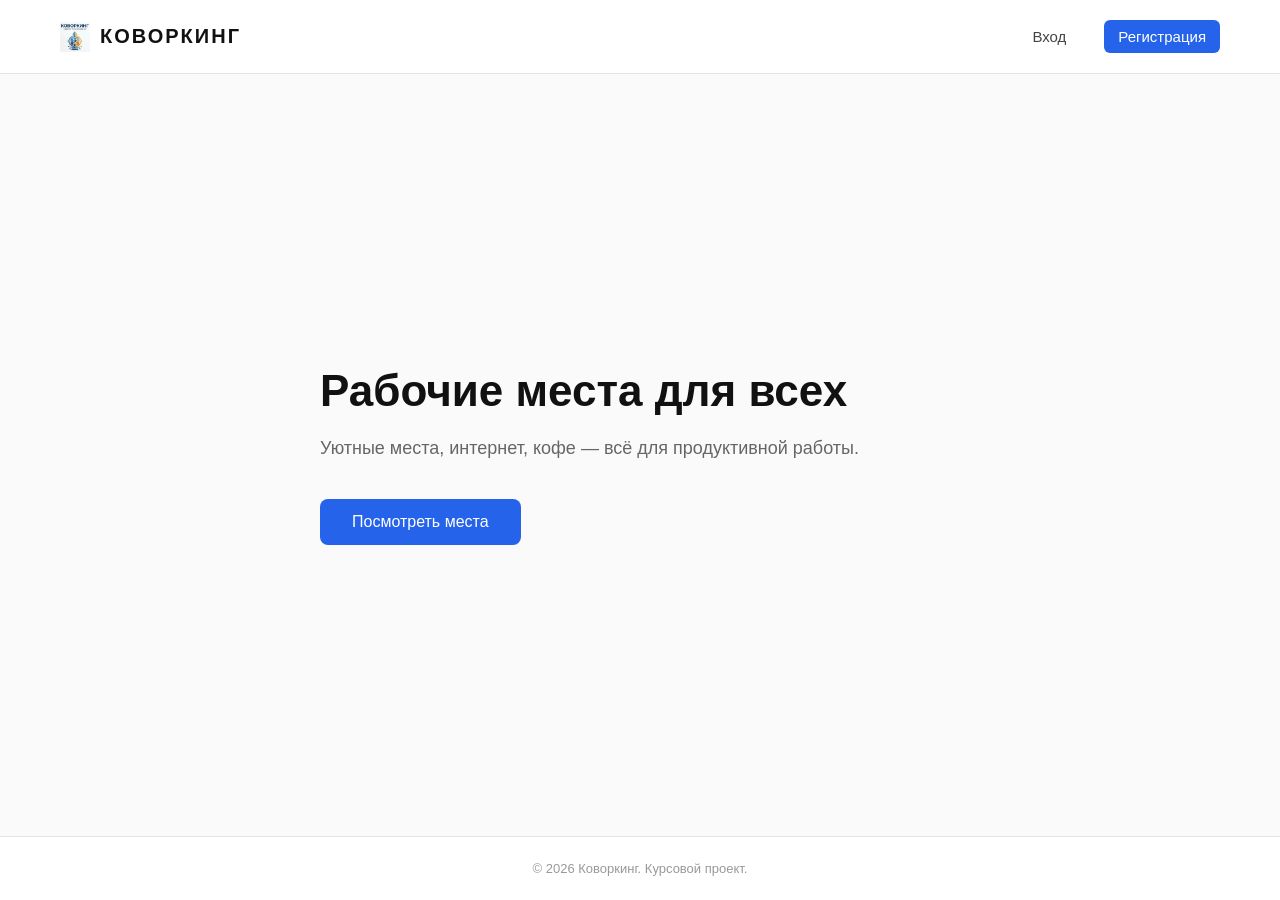
<file: templates/index.html>
<!DOCTYPE html>
<html lang="ru">
<head>
    <meta charset="UTF-8">
    <title>Коворкинг — Главная</title>
    <link rel="stylesheet" href="/static/css/style.css">
</head>
<body>
    <header>
        <div class="logo">
            <img src="/static/images/logo.jpg" alt="Логотип" width="30" height="30">
            КОВОРКИНГ
        </div>
        <nav>
            <a href="/login">Вход</a>
            <a href="/register" class="primary">Регистрация</a>
        </nav>
    </header>
    <main>
        <div class="hero">
            <h1>Рабочие места для всех</h1>
            <p>Уютные места, интернет, кофе — всё для продуктивной работы.</p>
            <a href="/workspaces" class="button">Посмотреть места</a>
        </div>
    </main>
    <footer>© 2026 Коворкинг. Курсовой проект.</footer>
</body>
</html>
</file>
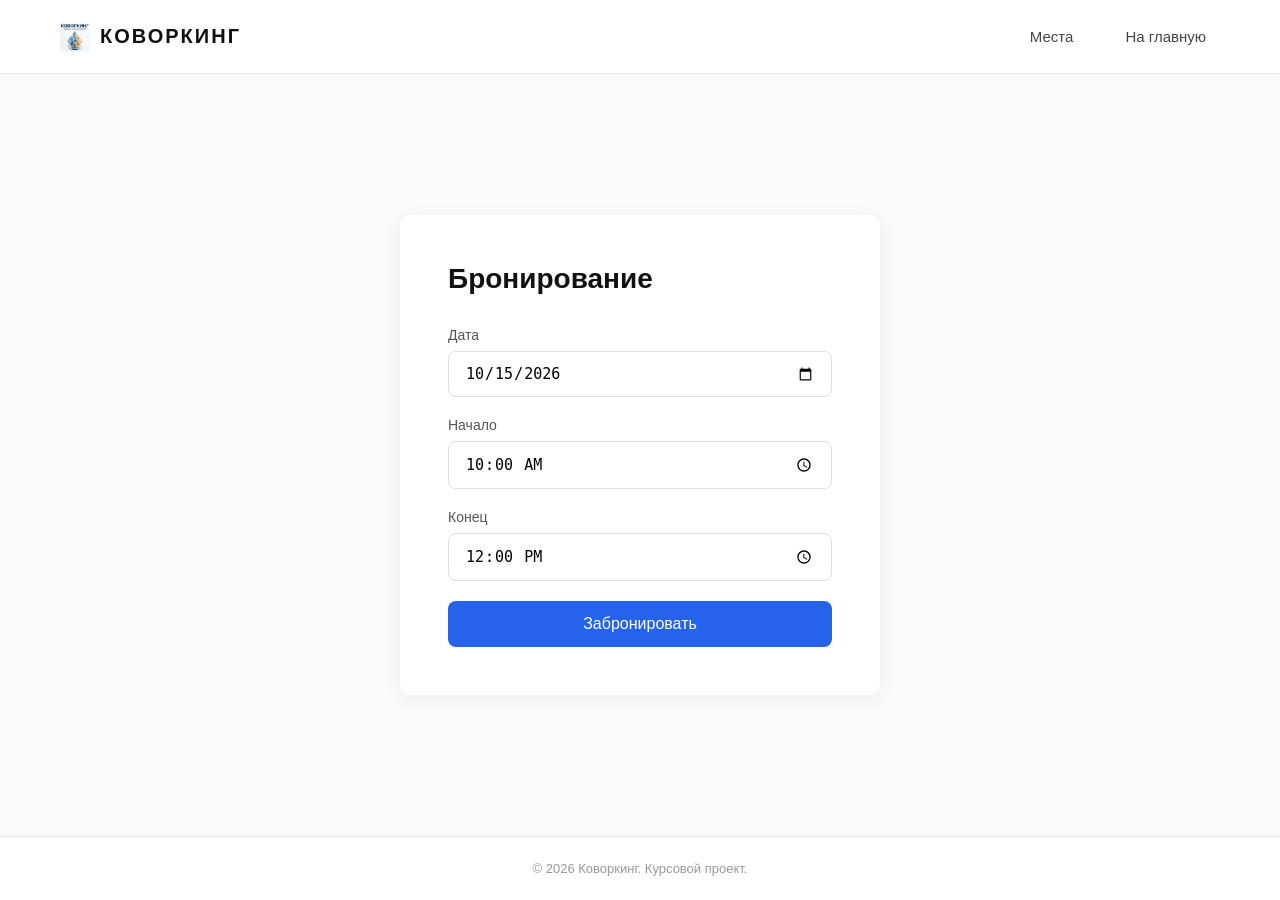
<file: templates/booking_new.html>
<!DOCTYPE html>
<html lang="ru">
<head>
    <meta charset="UTF-8">
    <title>Коворкинг — Бронирование</title>
    <link rel="stylesheet" href="/static/css/style.css">
</head>
<body>
    <header>
        <div class="logo">
            <img src="/static/images/logo.jpg" alt="Логотип" width="30" height="30">
            КОВОРКИНГ
        </div>
        <nav>
            <a href="/workspaces">Места</a>
            <a href="/">На главную</a>
        </nav>
    </header>
    <main>
        <div class="form-card">
            <h1>Бронирование</h1>
            <form method="POST" action="/bookings/new">
                <input type="hidden" name="place_id" value="{{place_id}}">
                <div class="form-group">
                    <label>Дата</label>
                    <input type="date" name="date" required value="2026-10-15">
                </div>
                <div class="form-group">
                    <label>Начало</label>
                    <input type="time" name="start" required value="10:00">
                </div>
                <div class="form-group">
                    <label>Конец</label>
                    <input type="time" name="end" required value="12:00">
                </div>
                <button type="submit" class="btn-submit">Забронировать</button>
            </form>
        </div>
    </main>
    <footer>© 2026 Коворкинг. Курсовой проект.</footer>
</body>
</html>
</file>
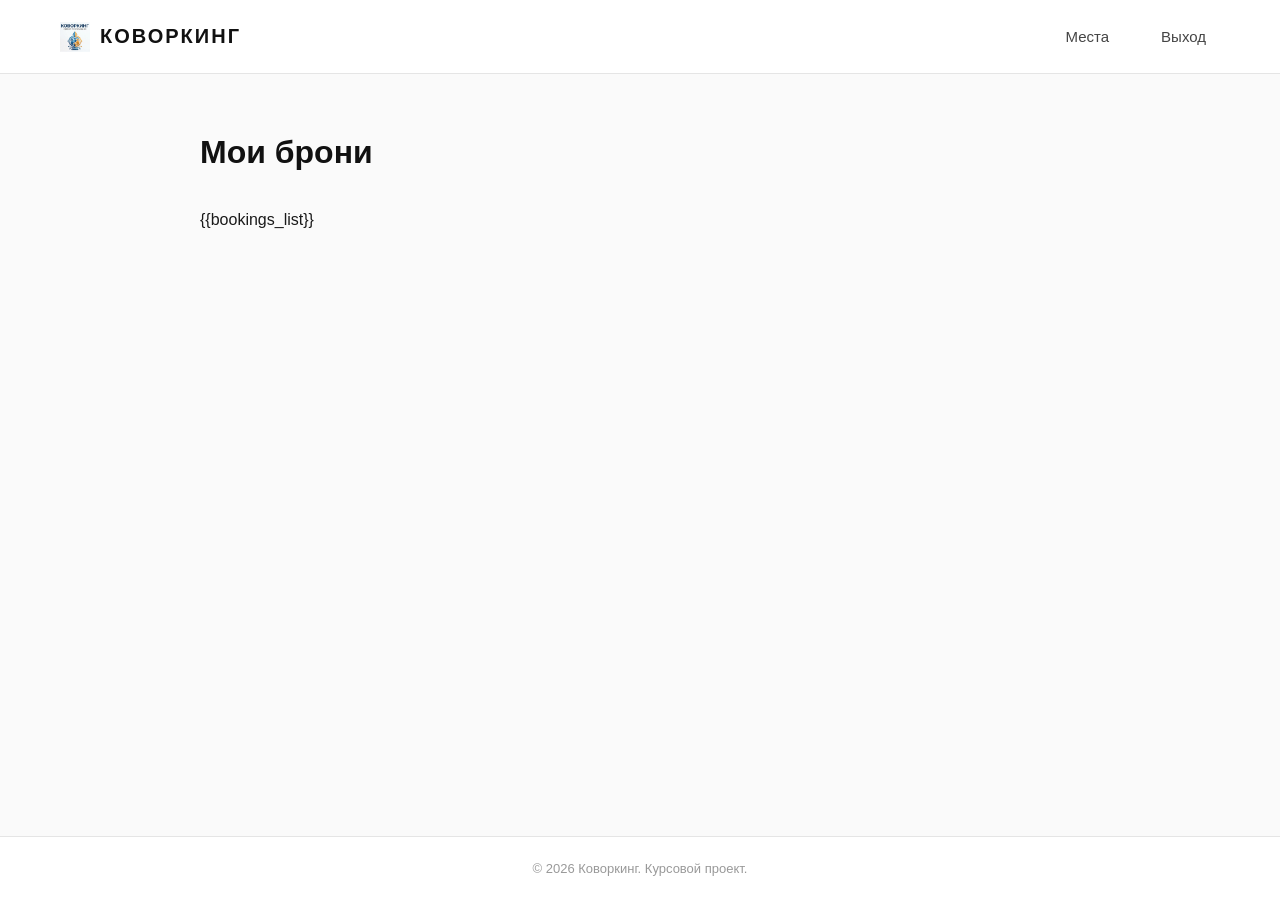
<file: templates/bookings.html>
<!DOCTYPE html>
<html lang="ru">
<head>
    <meta charset="UTF-8">
    <title>Коворкинг — Мои брони</title>
    <link rel="stylesheet" href="/static/css/style.css">
</head>
<body>
    <header>
        <div class="logo">
            <img src="/static/images/logo.jpg" alt="Логотип" width="30" height="30">
            КОВОРКИНГ
        </div>
        <nav>
            <a href="/workspaces">Места</a>
            <a href="/logout">Выход</a>
        </nav>
    </header>
    <main class="list-page">
        <h1>Мои брони</h1>
        <div class="list" id="bookingList">
            <!-- Сюда контроллер вставит сгенерированный список броней -->
            {{bookings_list}}
        </div>
    </main>
    <footer>© 2026 Коворкинг. Курсовой проект.</footer>

    <script>
        async function cancelBooking(bookingId) {
            if (!confirm('Вы уверены, что хотите отменить эту бронь?')) return;
            try {
                const response = await fetch(`/bookings/${bookingId}`, { method: 'DELETE' });
                if (response.ok) {
                    const item = document.querySelector(`.item[data-id="${bookingId}"]`);
                    if (item) item.remove();
                } else {
                    alert('Не удалось отменить бронь.');
                }
            } catch (error) {
                alert('Ошибка сервера.');
            }
        }
    </script>
</body>
</html>
</file>
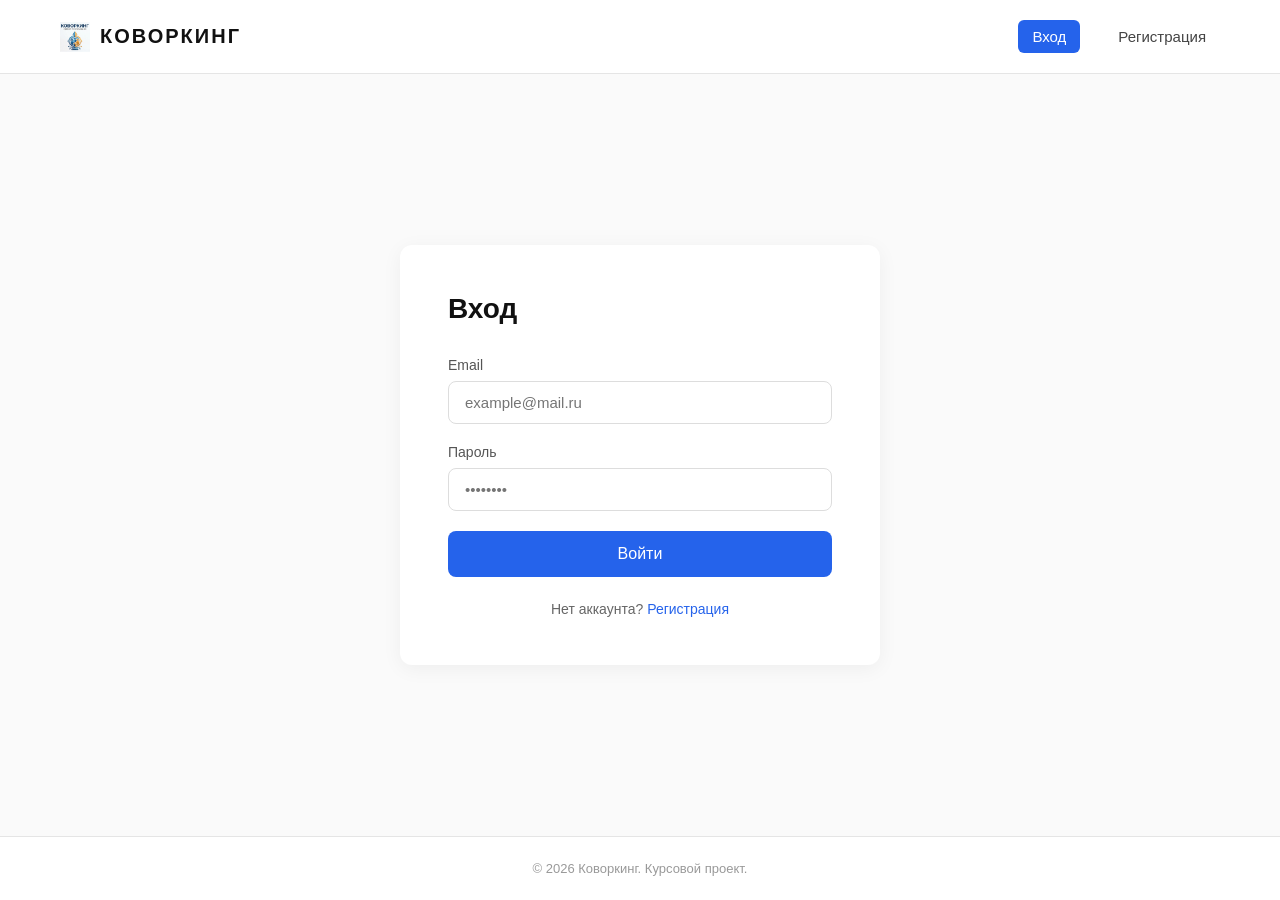
<file: templates/login.html>
<!DOCTYPE html>
<html lang="ru">
<head>
    <meta charset="UTF-8">
    <title>Коворкинг — Вход</title>
    <link rel="stylesheet" href="/static/css/style.css">
</head>
<body>
    <header>
        <div class="logo">
            <img src="/static/images/logo.jpg" alt="Логотип" width="30" height="30">
            КОВОРКИНГ
        </div>
        <nav>
            <a href="/login" class="primary">Вход</a>
            <a href="/register">Регистрация</a>
        </nav>
    </header>
    <main>
        <div class="form-card">
            <h1>Вход</h1>
            <form method="POST" action="/login">
                <div class="form-group">
                    <label>Email</label>
                    <input type="email" name="email" required placeholder="example@mail.ru">
                </div>
                <div class="form-group">
                    <label>Пароль</label>
                    <input type="password" name="password" required placeholder="••••••••">
                </div>
                <button type="submit" class="btn-submit">Войти</button>
            </form>
            <div class="form-footer">
                Нет аккаунта? <a href="/register">Регистрация</a>
            </div>
        </div>
    </main>
    <footer>© 2026 Коворкинг. Курсовой проект.</footer>
</body>
</html>
</file>
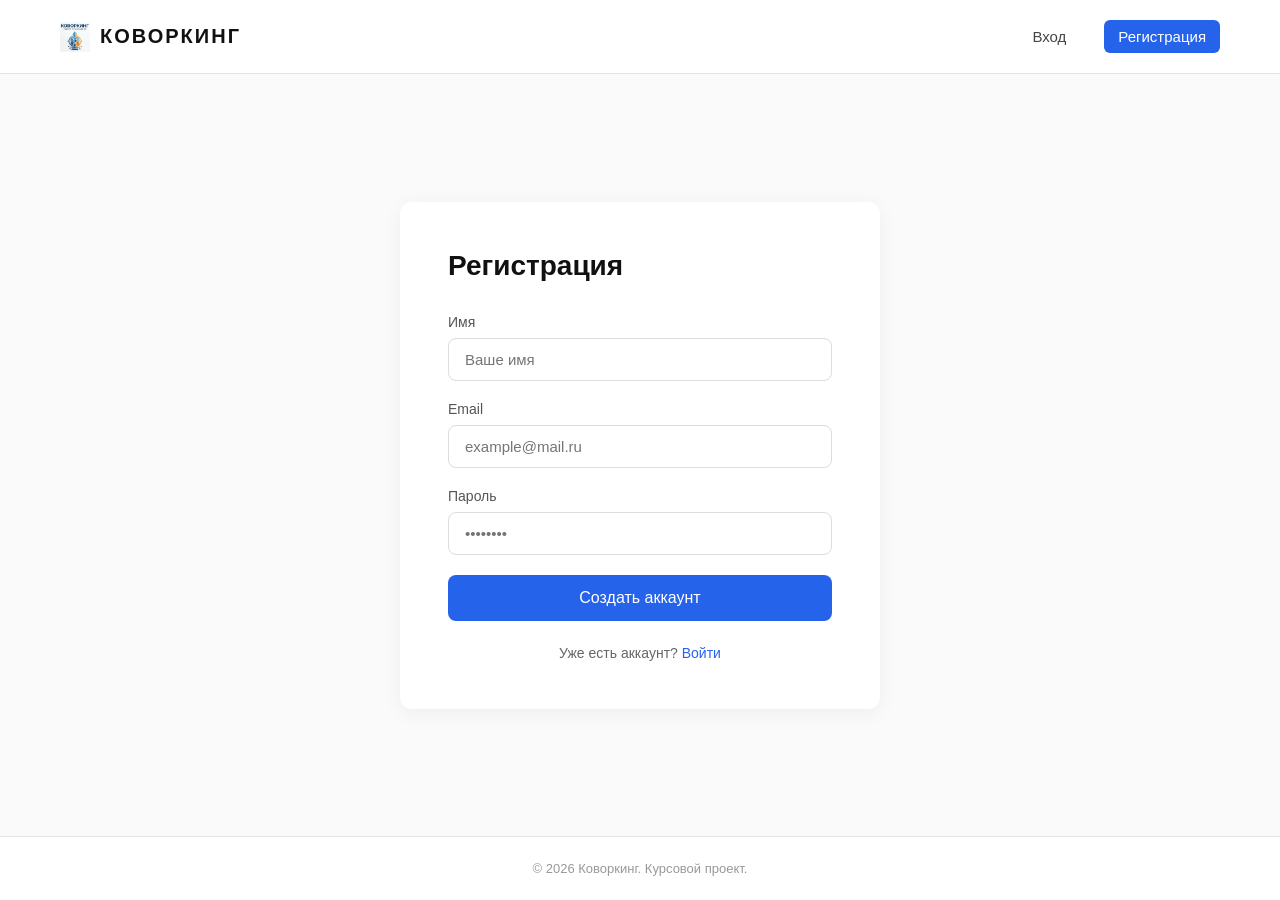
<file: templates/register.html>
<!DOCTYPE html>
<html lang="ru">
<head>
    <meta charset="UTF-8">
    <title>Коворкинг — Регистрация</title>
    <link rel="stylesheet" href="/static/css/style.css">
</head>
<body>
    <header>
        <div class="logo">
            <img src="/static/images/logo.jpg" alt="Логотип" width="30" height="30">
            КОВОРКИНГ
        </div>
        <nav>
            <a href="/login">Вход</a>
            <a href="/register" class="primary">Регистрация</a>
        </nav>
    </header>
    <main>
        <div class="form-card">
            <h1>Регистрация</h1>
            <form method="POST" action="/register">
                <div class="form-group">
                    <label>Имя</label>
                    <input type="text" name="name" required placeholder="Ваше имя">
                </div>
                <div class="form-group">
                    <label>Email</label>
                    <input type="email" name="email" required placeholder="example@mail.ru">
                </div>
                <div class="form-group">
                    <label>Пароль</label>
                    <input type="password" name="password" required placeholder="••••••••">
                </div>
                <button type="submit" class="btn-submit">Создать аккаунт</button>
            </form>
            <div class="form-footer">
                Уже есть аккаунт? <a href="/login">Войти</a>
            </div>
        </div>
    </main>
    <footer>© 2026 Коворкинг. Курсовой проект.</footer>
</body>
</html>
</file>
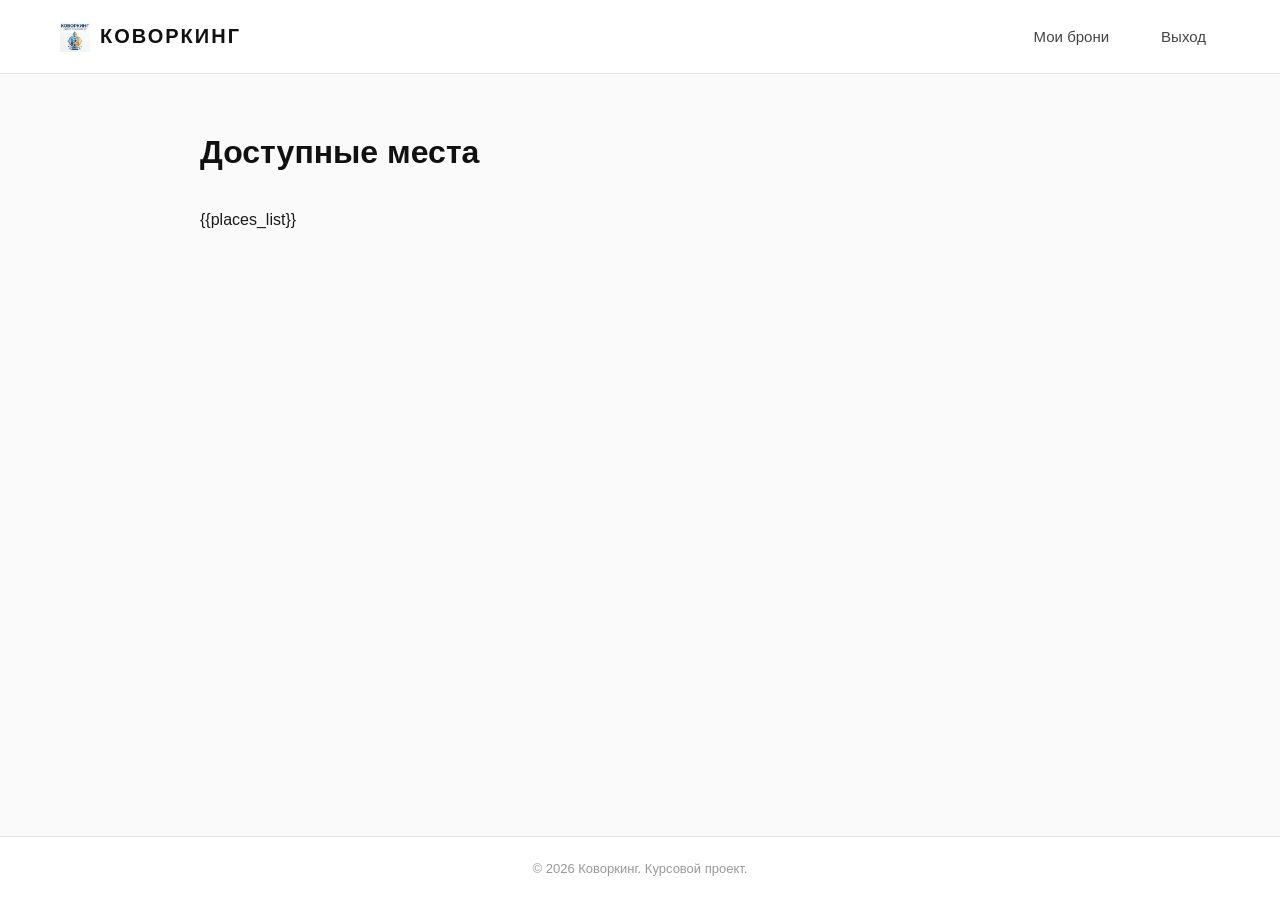
<file: templates/workspaces.html>
<!DOCTYPE html>
<html lang="ru">
<head>
    <meta charset="UTF-8">
    <title>Коворкинг — Доступные места</title>
    <link rel="stylesheet" href="/static/css/style.css">
</head>
<body>
    <header>
        <div class="logo">
            <img src="/static/images/logo.jpg" alt="Логотип" width="30" height="30">
            КОВОРКИНГ
        </div>
        <nav>
            <a href="/bookings">Мои брони</a>
            <a href="/logout">Выход</a>
        </nav>
    </header>
    <main class="list-page">
        <h1>Доступные места</h1>
        <div class="list">
            <!-- Сюда контроллер вставит сгенерированный список мест -->
            {{places_list}}
        </div>
    </main>
    <footer>© 2026 Коворкинг. Курсовой проект.</footer>
</body>
</html>
</file>
<file: static/css/style.css>
* { box-sizing: border-box; margin: 0; padding: 0; }

body {
    font-family: -apple-system, BlinkMacSystemFont, "Segoe UI", Roboto, Arial, sans-serif;
    background: #fafafa; color: #1a1a1a; min-height: 100vh;
    display: flex; flex-direction: column;
}

/* Шапка */
header {
    background: #ffffff; border-bottom: 1px solid #e5e5e5;
    padding: 20px 60px; display: flex; justify-content: space-between; align-items: center;
}
.logo { font-size: 20px; font-weight: 700; letter-spacing: 2px; color: #111; display: flex; align-items: center; gap: 10px; }
nav { display: flex; gap: 24px; }
nav a {
    color: #444; text-decoration: none; font-size: 15px; font-weight: 500;
    padding: 8px 14px; border-radius: 6px; transition: all 0.15s ease;
}
nav a:hover { background: #f0f4ff; color: #2563eb; }
nav a.primary { background: #2563eb; color: #ffffff; }
nav a.primary:hover { background: #1d4ed8; color: #ffffff; }

/* Главная */
main { flex: 1; display: flex; align-items: center; justify-content: center; padding: 80px 60px; width: 100%; }
.hero { max-width: 640px; text-align: left; width: 100%; }
.hero h1 { font-size: 44px; font-weight: 700; line-height: 1.2; margin-bottom: 16px; color: #111; }
.hero p { font-size: 18px; color: #666; margin-bottom: 36px; line-height: 1.6; }

/* Формы (логин, регистрация, бронь) */
.form-card {
    background: #ffffff; padding: 48px; border-radius: 12px;
    box-shadow: 0 4px 20px rgba(0,0,0,0.05); max-width: 480px; width: 100%;
}
.form-card h1 { font-size: 28px; font-weight: 700; margin-bottom: 32px; color: #111; }
.form-group { margin-bottom: 20px; }
.form-group label { display: block; font-size: 14px; font-weight: 500; color: #555; margin-bottom: 8px; }
.form-group input {
    width: 100%; padding: 12px 16px; border: 1px solid #ddd; border-radius: 8px;
    font-size: 15px; transition: border-color 0.15s ease;
}
.form-group input:focus { outline: none; border-color: #2563eb; box-shadow: 0 0 0 3px rgba(37, 99, 235, 0.1); }
.form-footer { margin-top: 24px; text-align: center; font-size: 14px; color: #666; }
.form-footer a { color: #2563eb; text-decoration: none; font-weight: 500; }

/* Кнопки */
.button, .btn-submit {
    display: inline-block; background: #2563eb; color: #ffffff; text-decoration: none;
    font-size: 16px; font-weight: 500; padding: 14px 32px; border-radius: 8px;
    border: none; cursor: pointer; transition: all 0.15s ease;
}
.btn-submit { width: 100%; padding: 14px; }
.button:hover, .btn-submit:hover { background: #1d4ed8; transform: translateY(-1px); box-shadow: 0 6px 16px rgba(37, 99, 235, 0.25); }

/* Списки (места и брони) */
main.list-page { display: block; max-width: 1000px; margin: 0 auto; padding: 60px; }
h1 { font-size: 32px; font-weight: 700; margin-bottom: 40px; color: #111; }
.list { display: flex; flex-direction: column; gap: 16px; }
.item {
    background: #ffffff; border: 1px solid #e5e5e5; border-radius: 12px;
    padding: 24px 32px; display: flex; justify-content: space-between; align-items: center;
    transition: all 0.15s ease;
}
.item:hover { box-shadow: 0 4px 12px rgba(0,0,0,0.05); border-color: #d1d5db; }
.info { display: flex; align-items: center; gap: 40px; font-size: 16px; }
.name { font-weight: 600; color: #111; width: 120px; }
.price, .date, .time { color: #555; width: 100px; }

.btn-cancel {
    background: transparent; color: #dc2626; border: 1px solid #dc2626;
    padding: 8px 16px; border-radius: 6px; font-size: 14px; font-weight: 500;
    cursor: pointer; transition: all 0.15s ease;
}
.btn-cancel:hover { background: #fef2f2; }

/* Подвал */
footer { padding: 24px 60px; text-align: center; color: #999; font-size: 13px; border-top: 1px solid #e5e5e5; background: #ffffff; }
</file>
